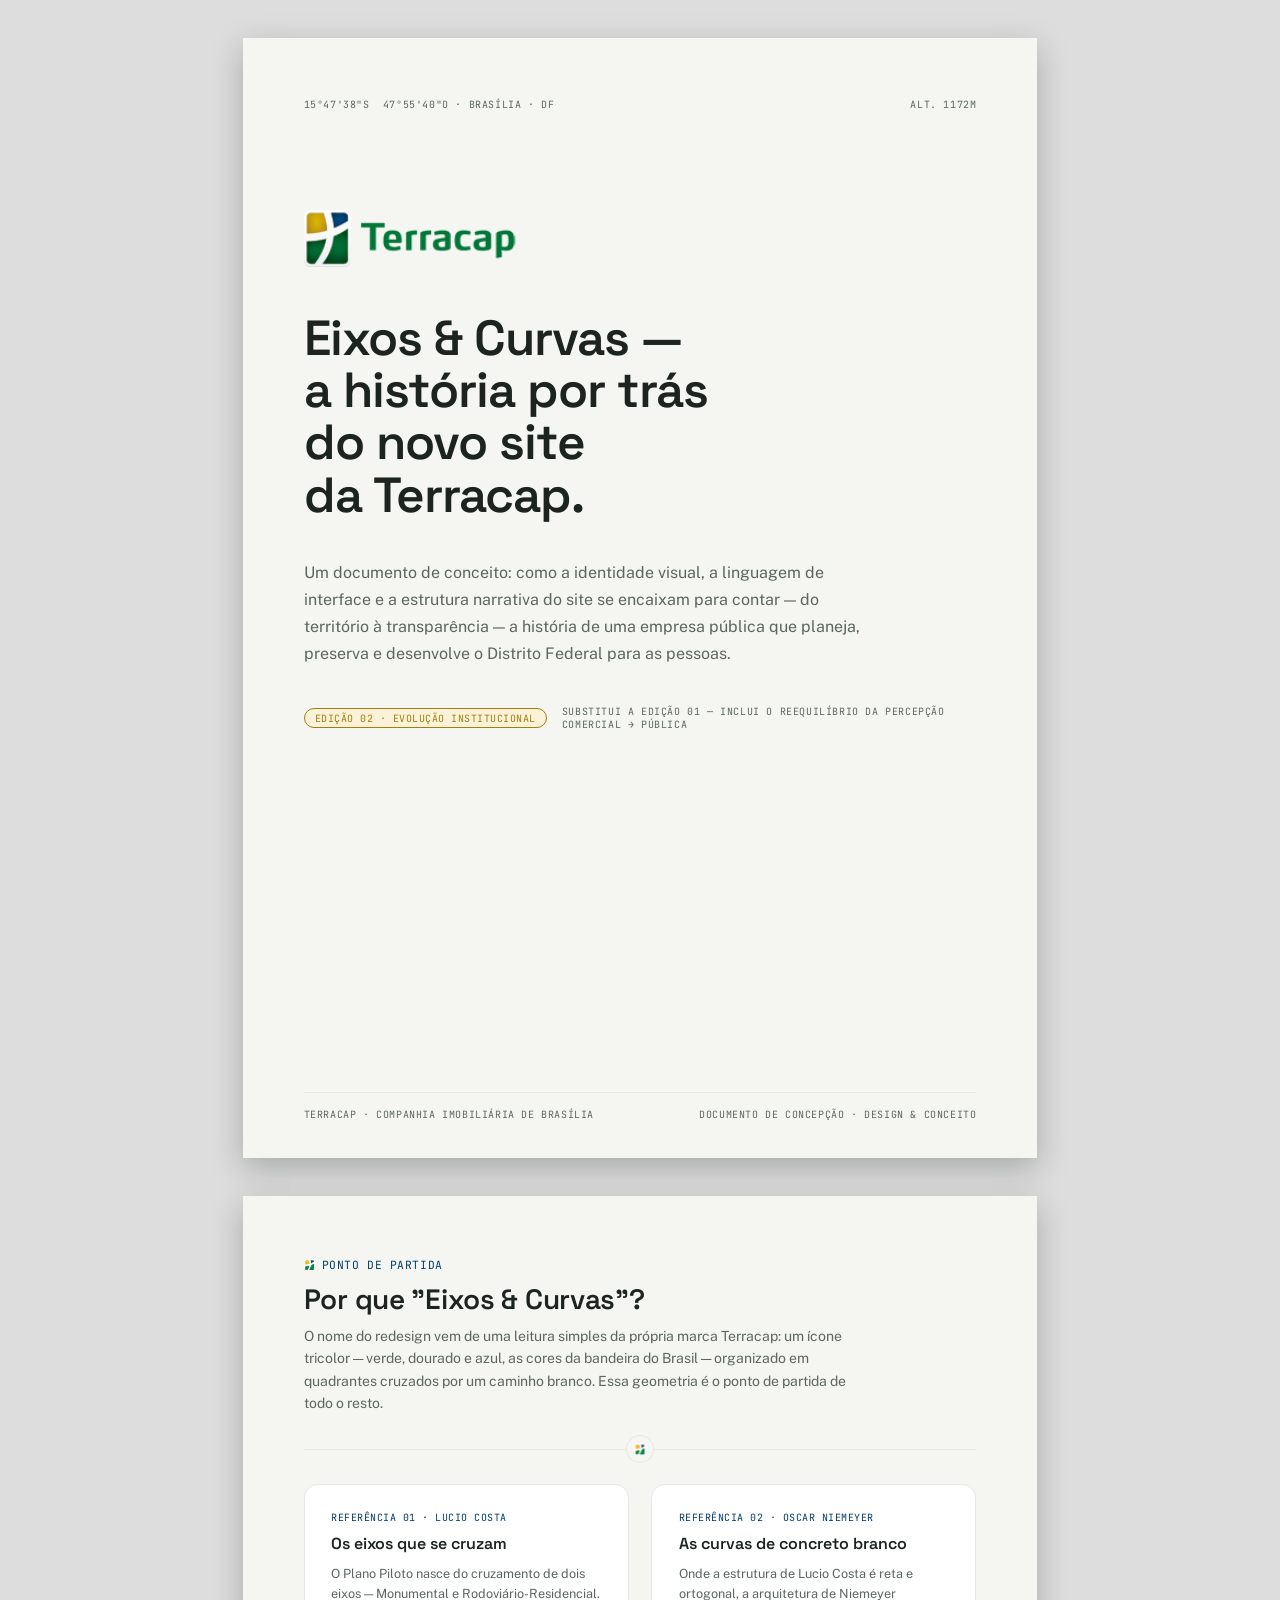
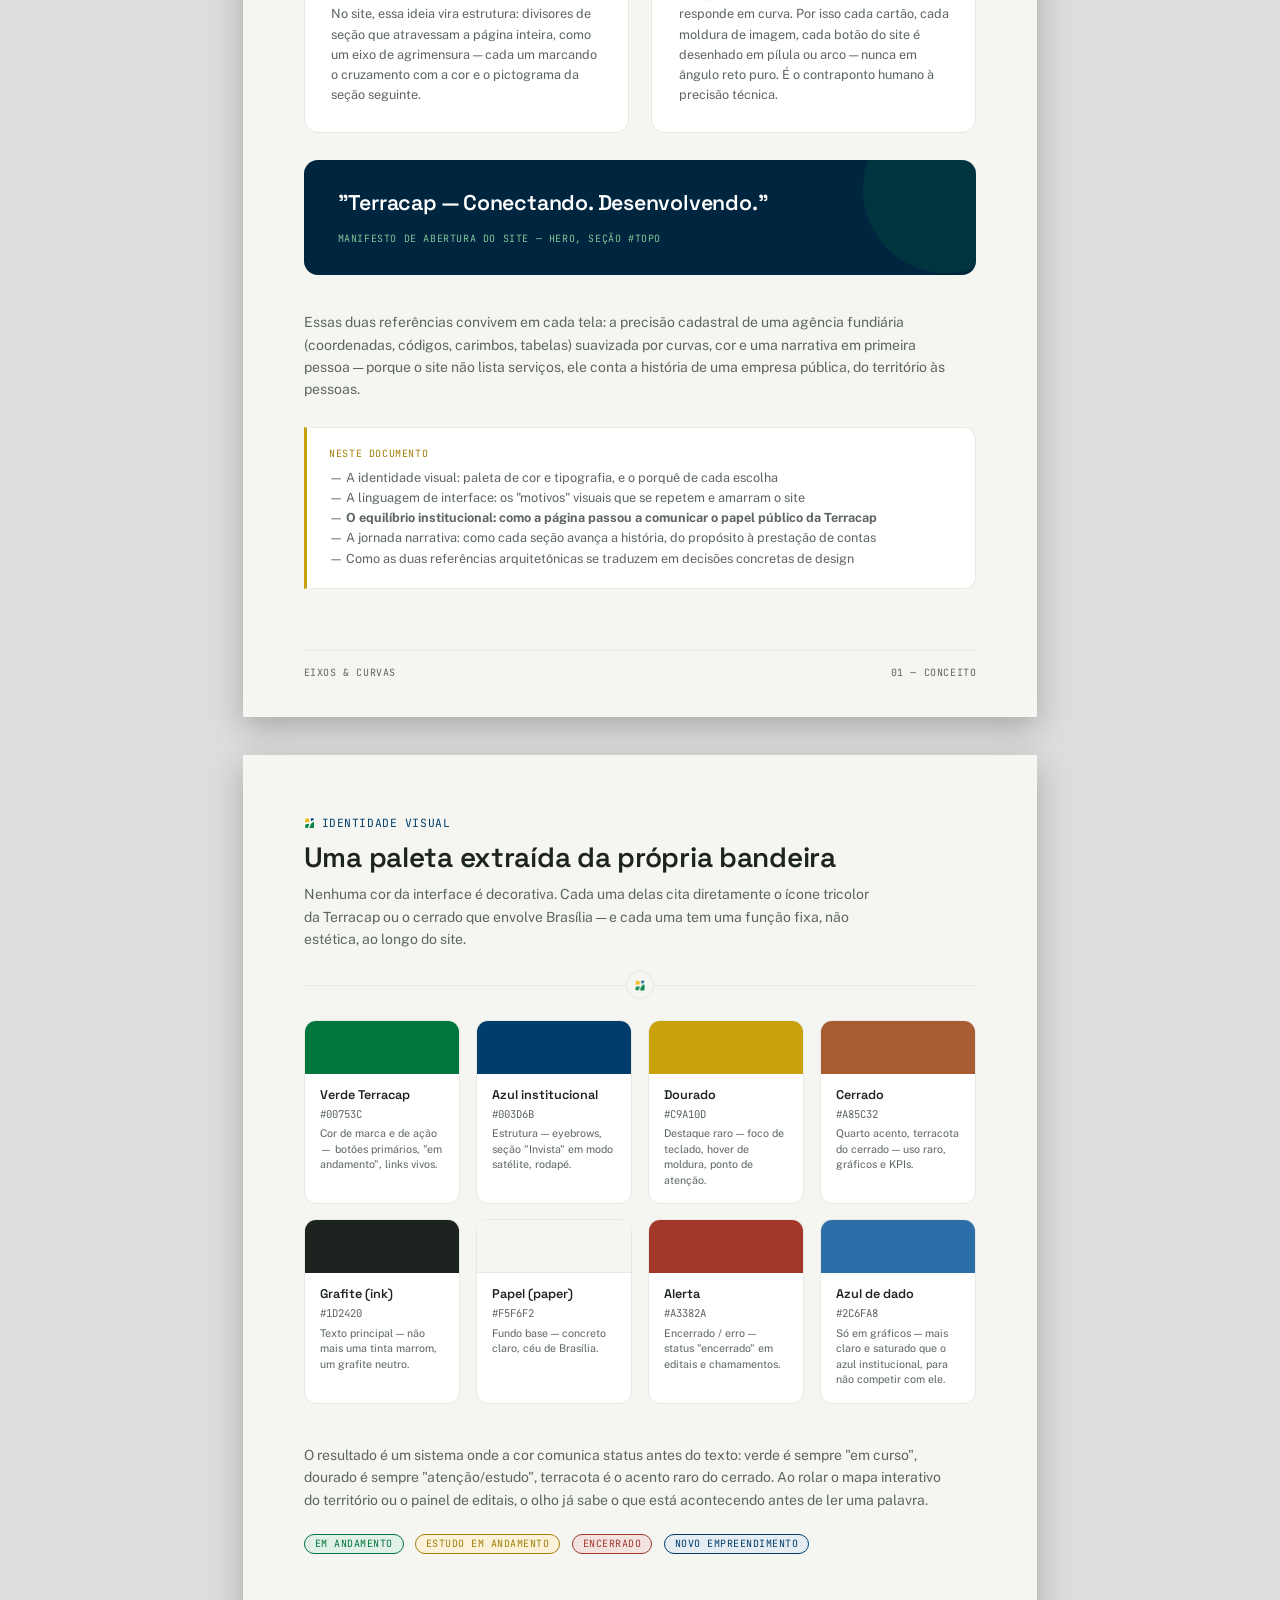
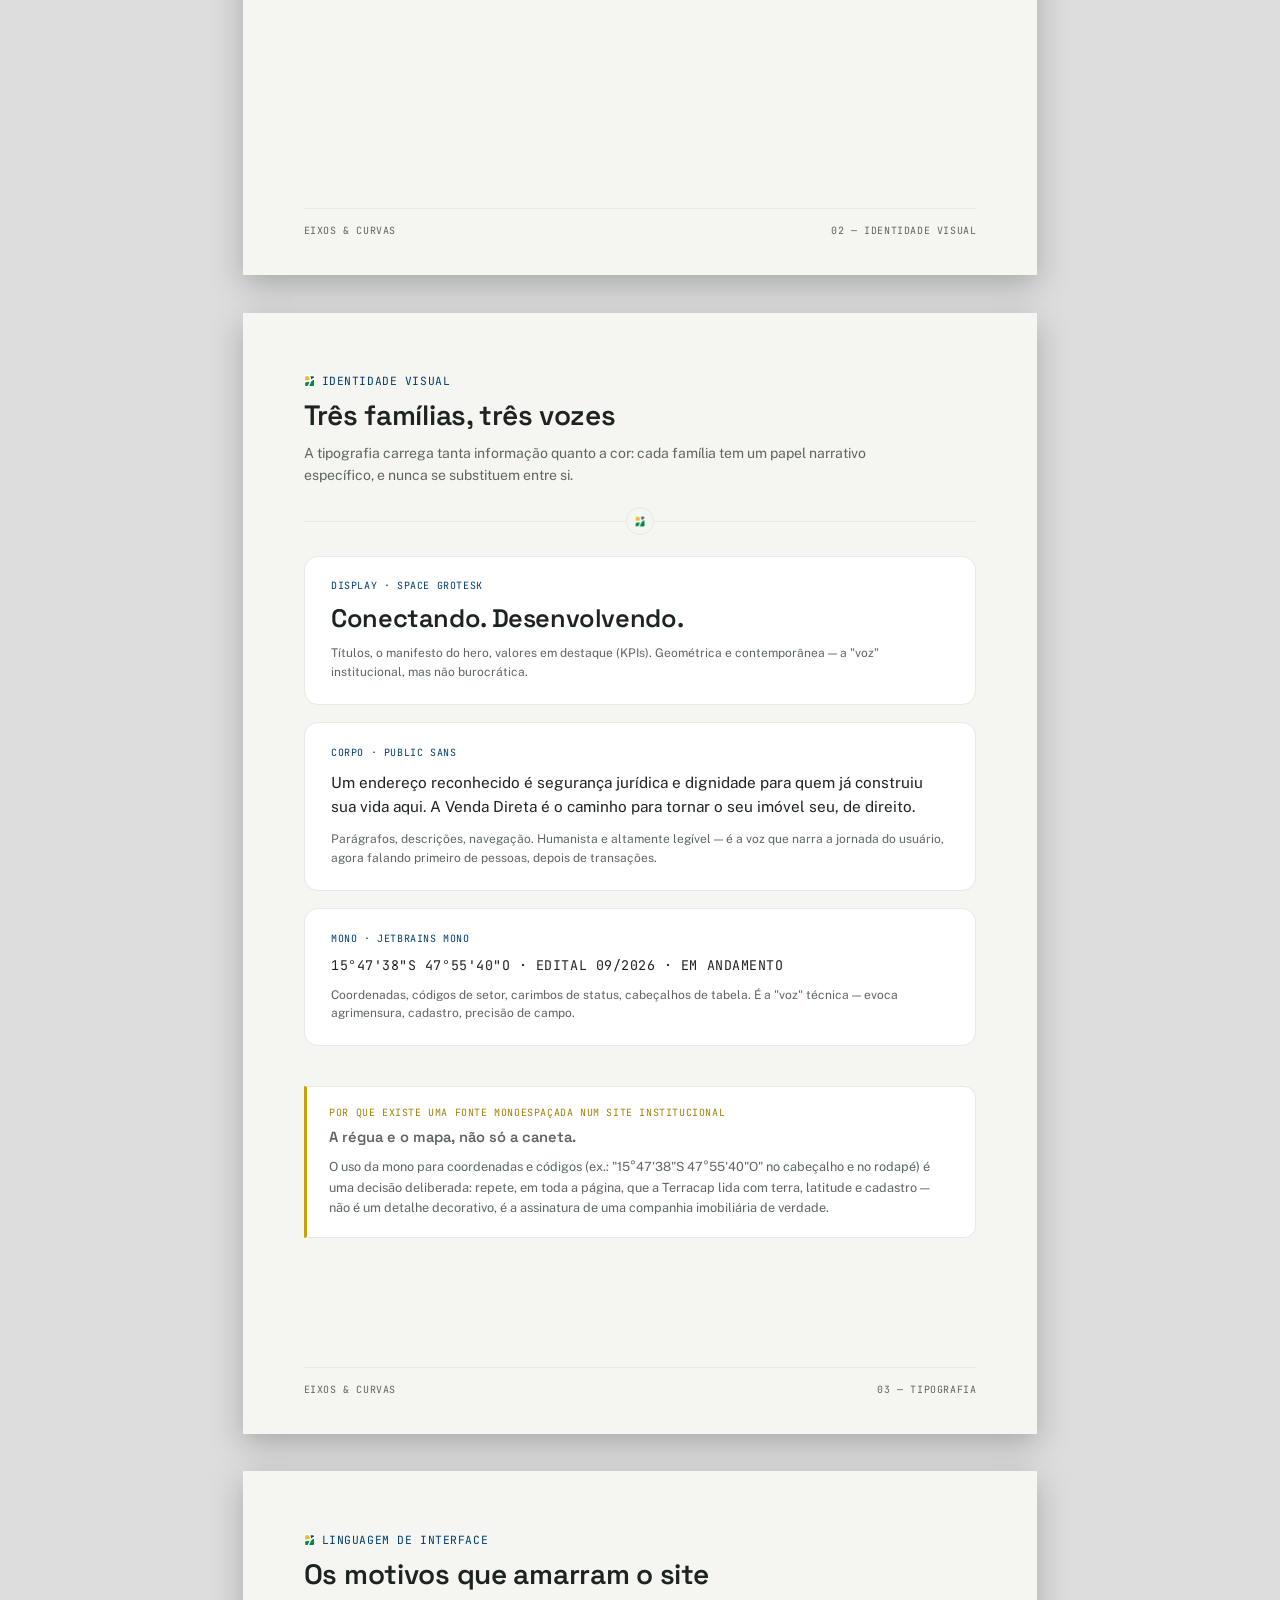
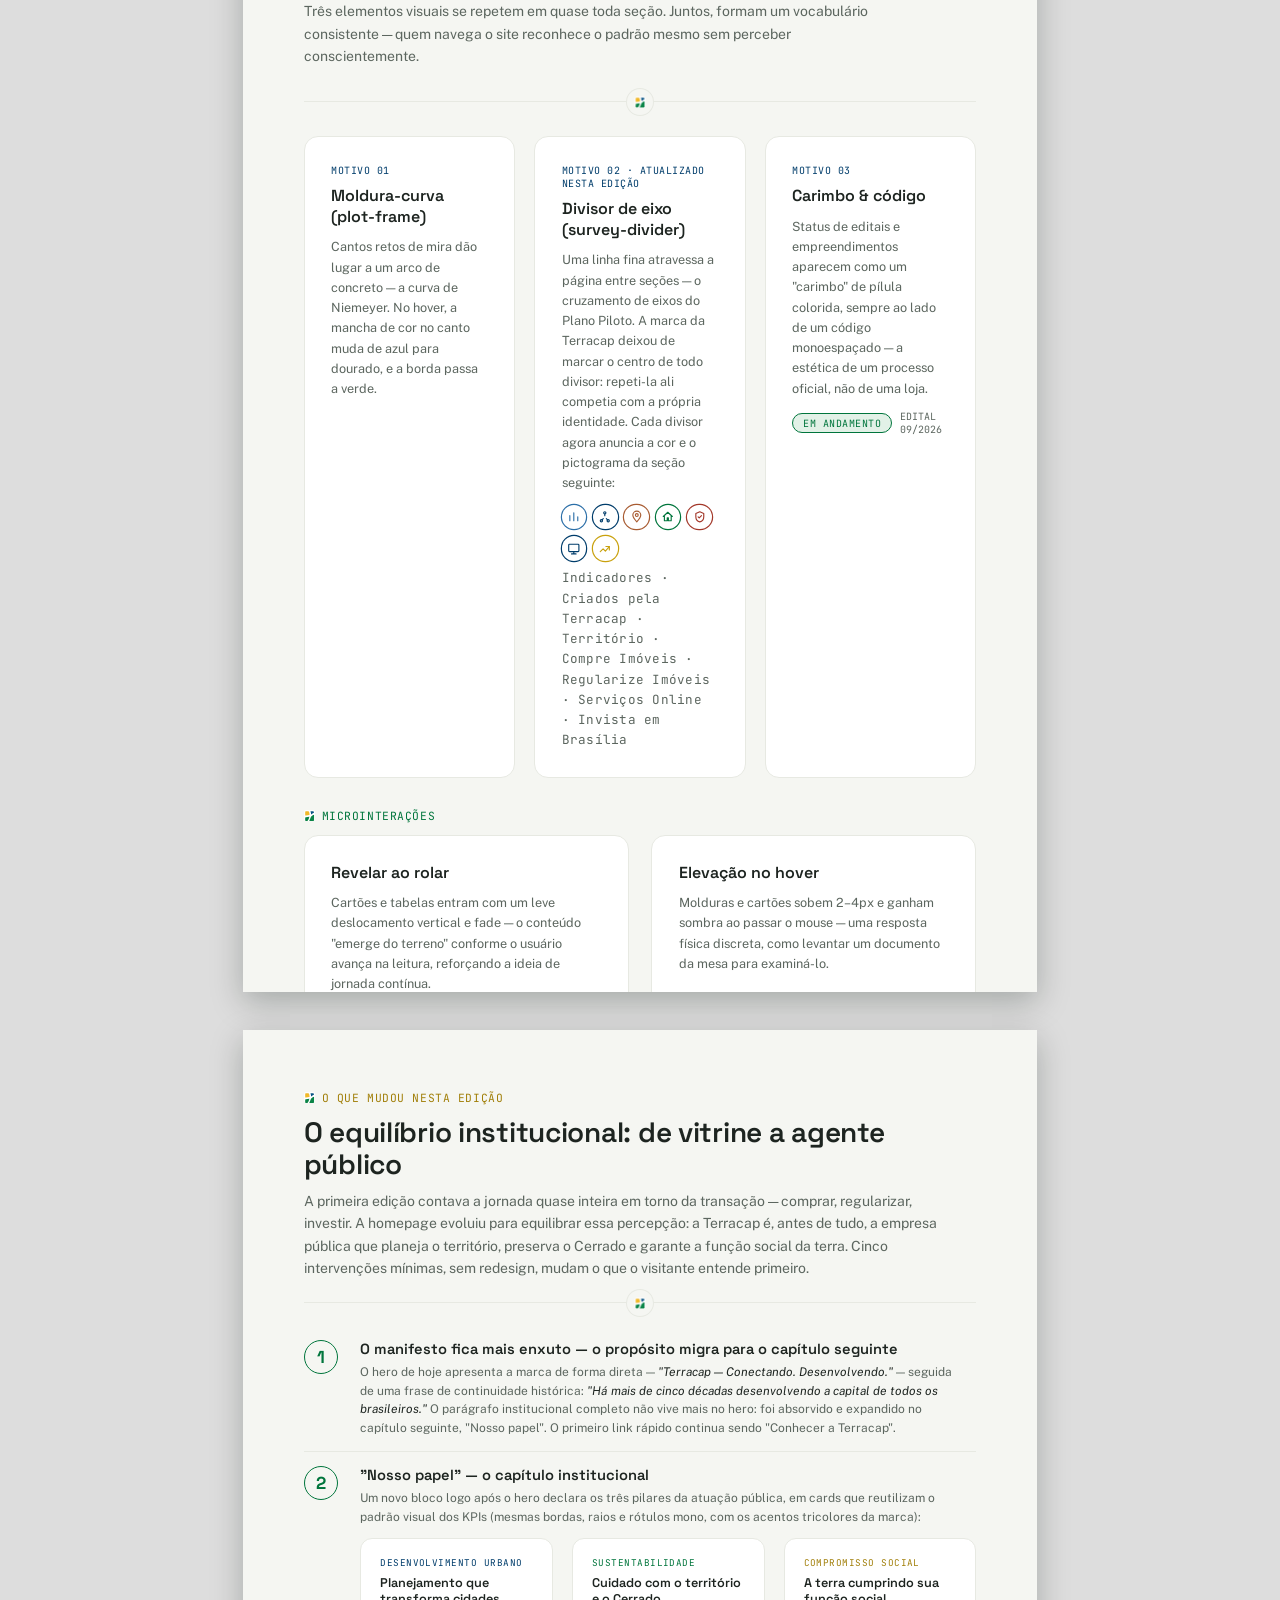
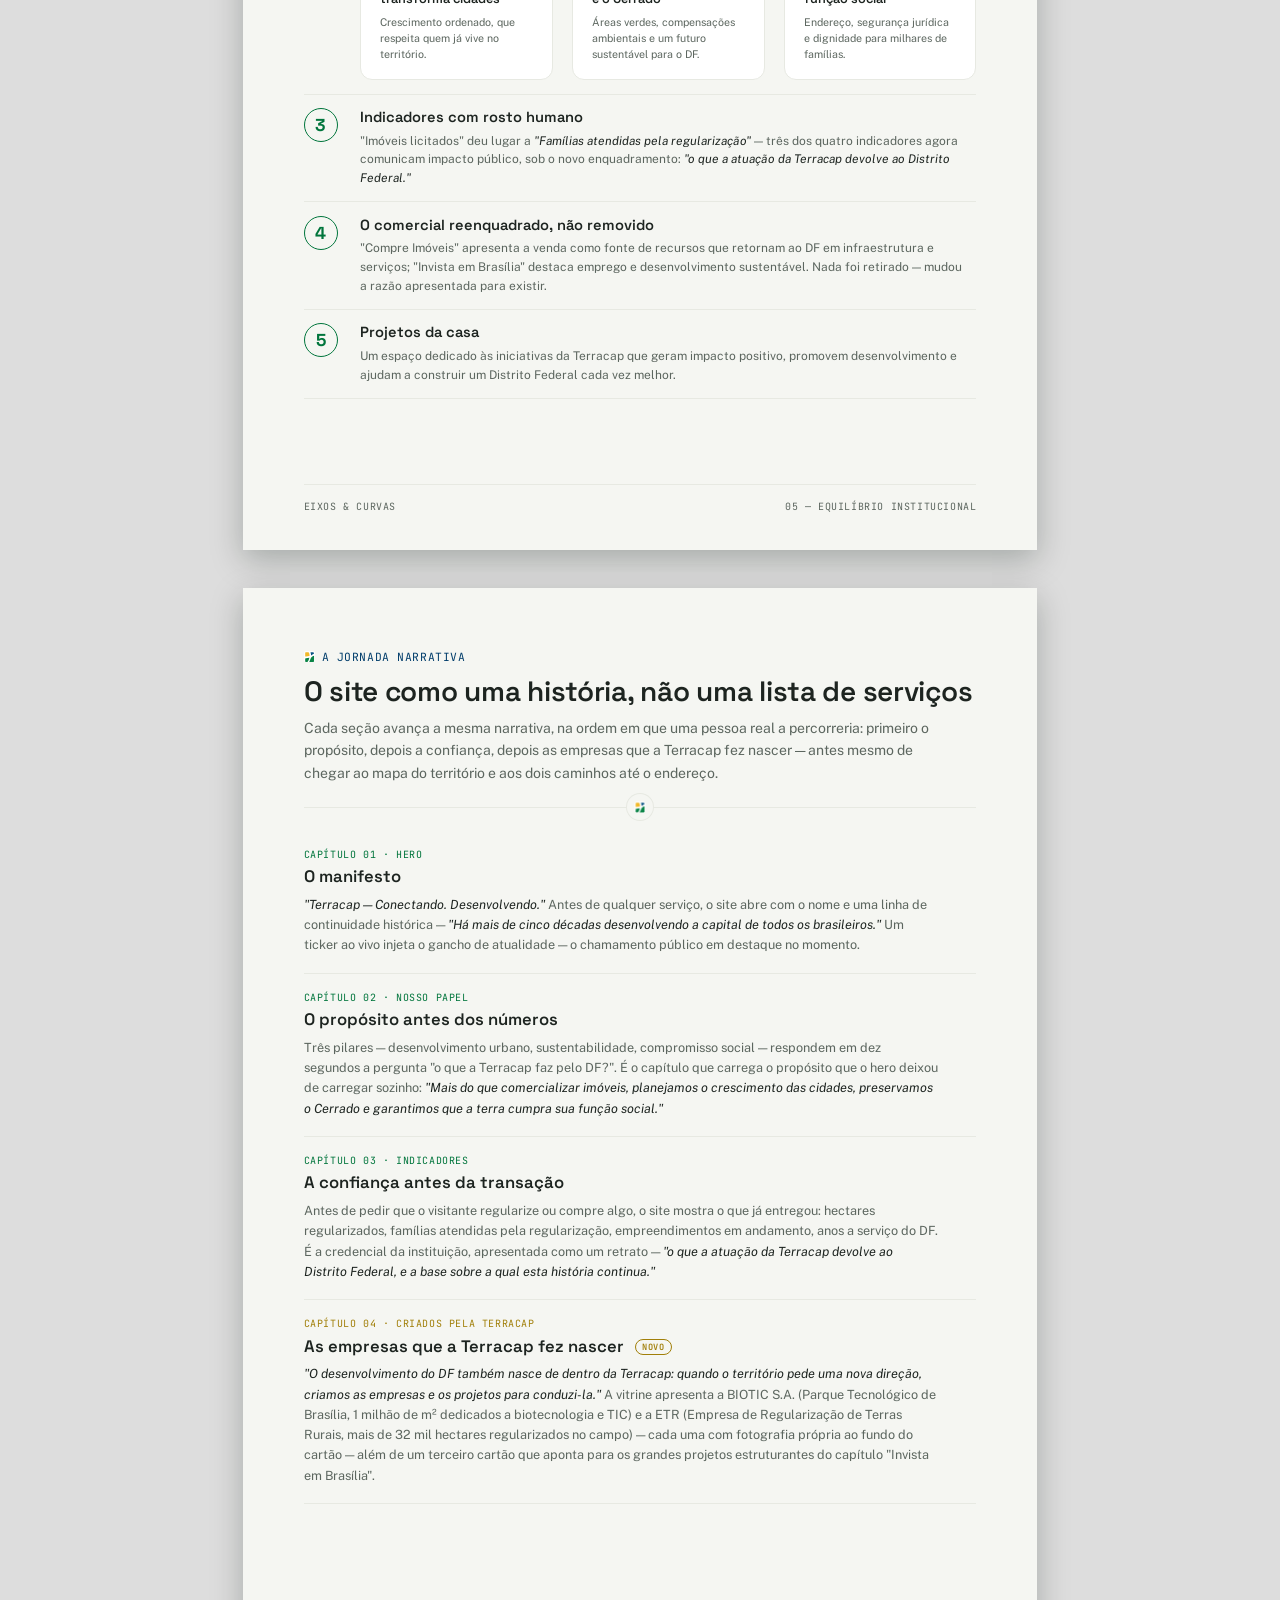
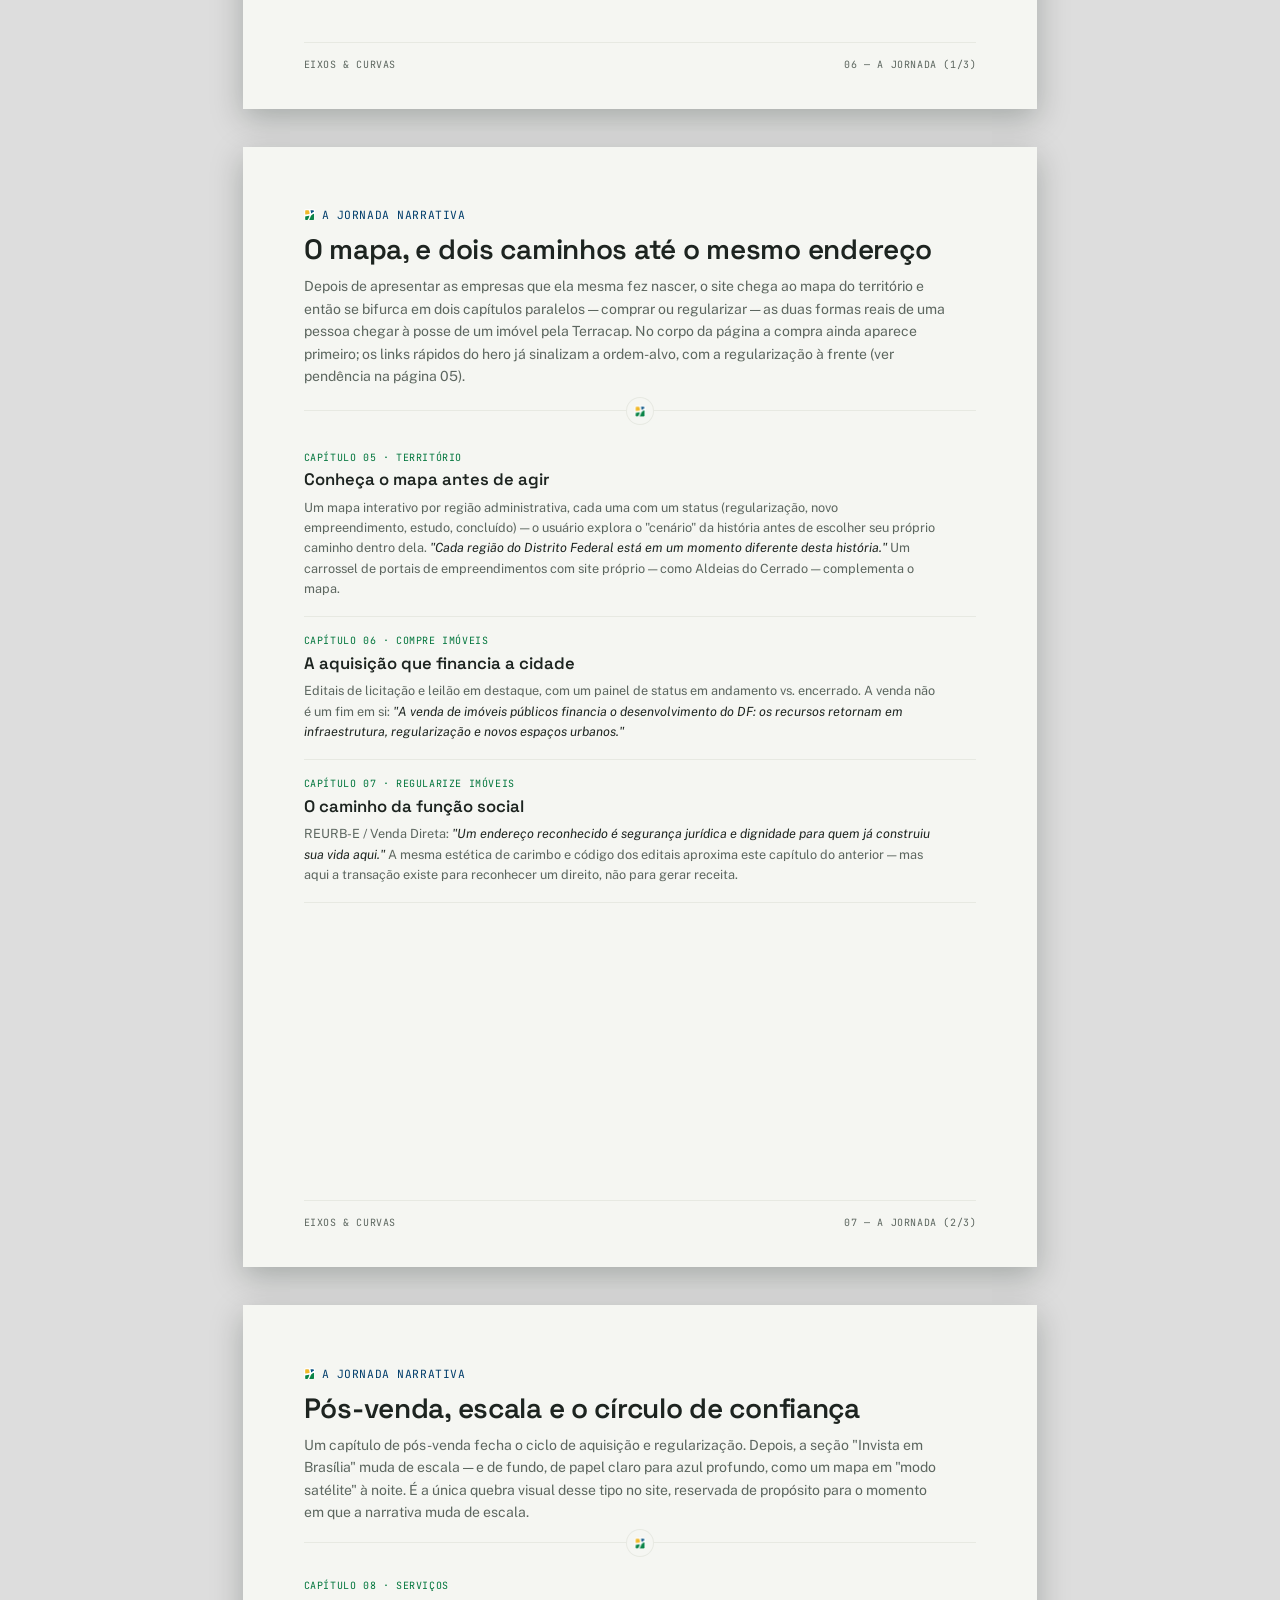
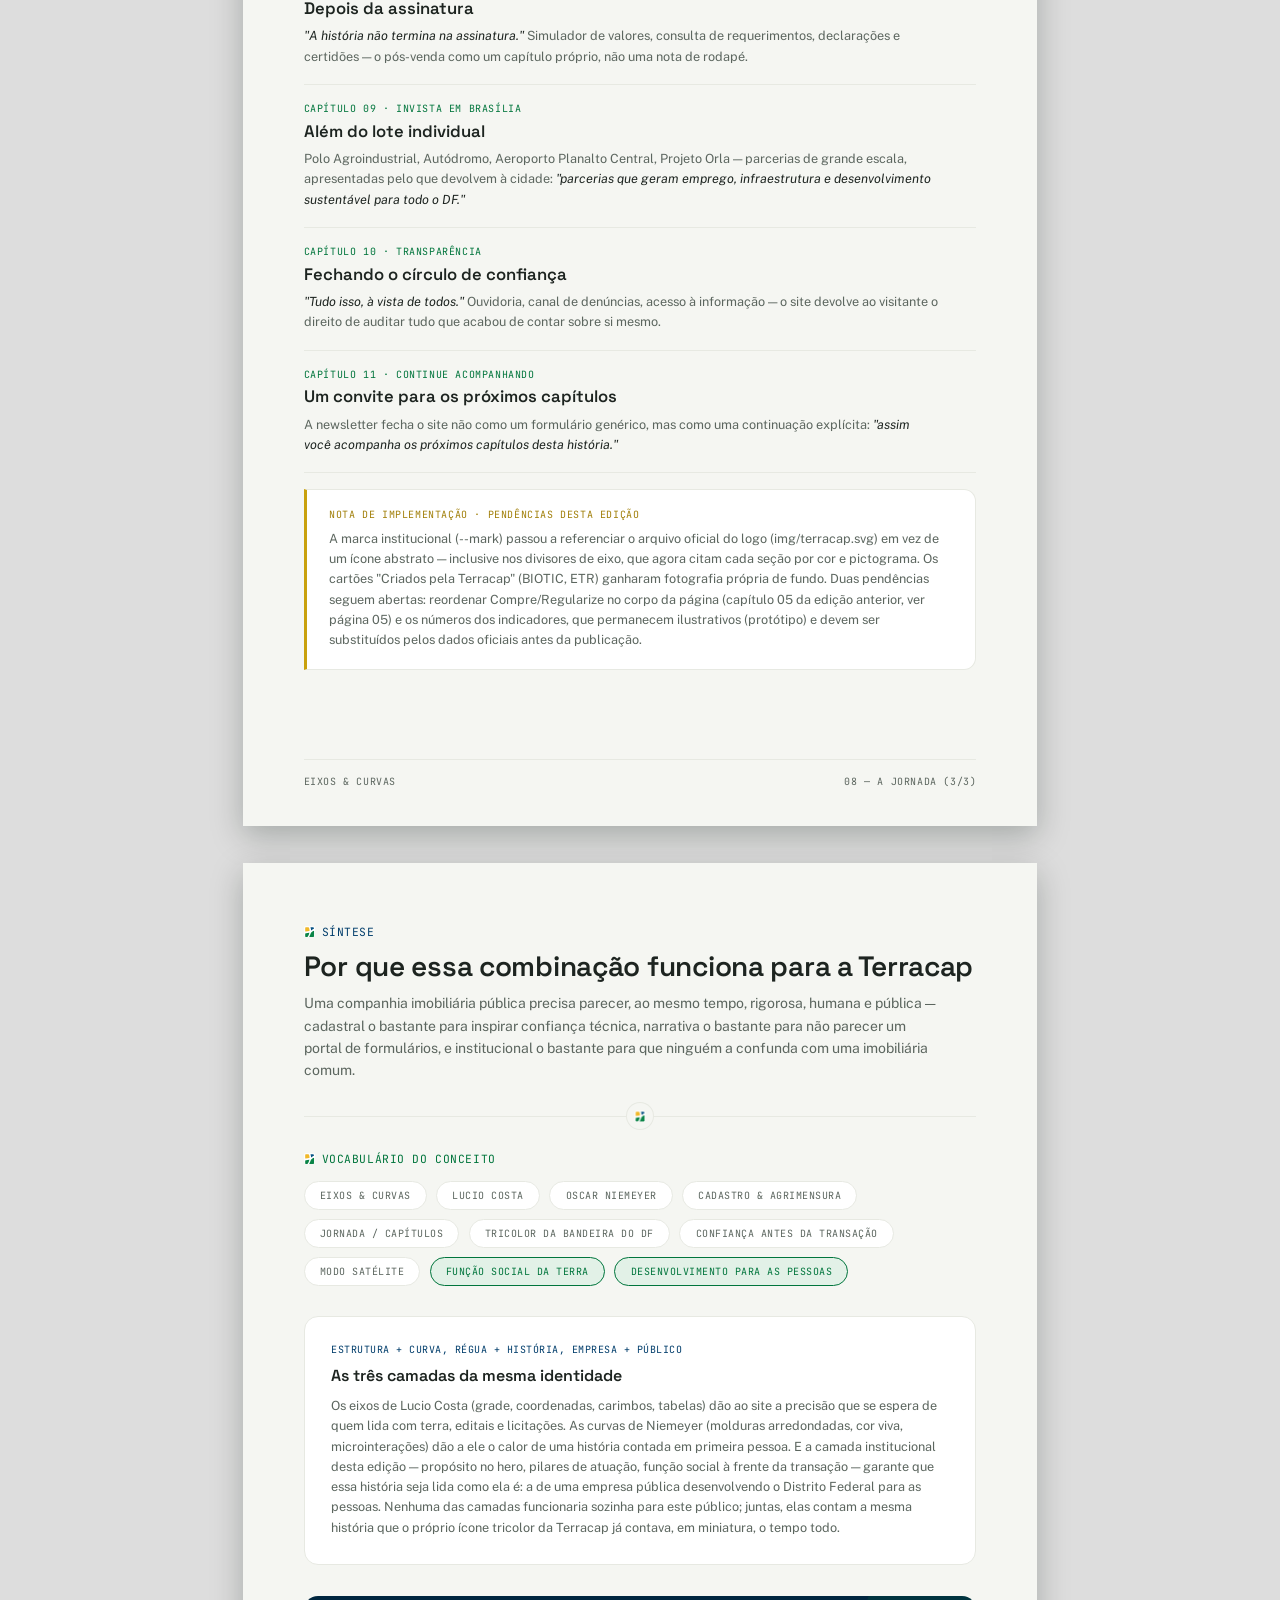
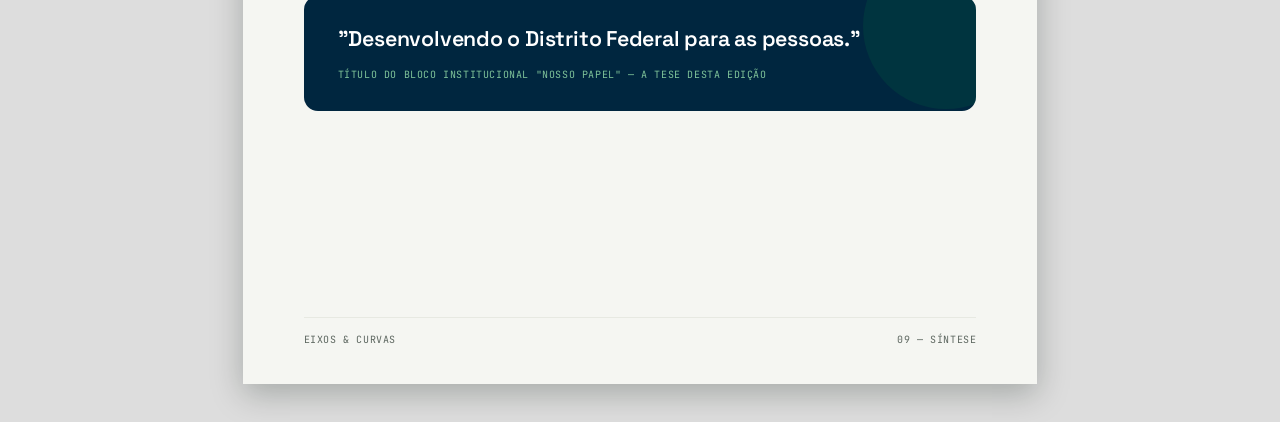
<file: doc/Terracap-Eixos-e-Curvas-Conceito-e-Design.html>
<!DOCTYPE html>
<html lang="pt-br">
<head>
<meta charset="utf-8">
<title>Terracap · Eixos &amp; Curvas — Conceito e Design</title>
<link rel="preconnect" href="https://fonts.googleapis.com">
<link rel="preconnect" href="https://fonts.gstatic.com" crossorigin>
<link href="https://fonts.googleapis.com/css2?family=Space+Grotesk:wght@500;600;700&family=Public+Sans:wght@400;500;600;700&family=JetBrains+Mono:wght@400;500;600&display=swap" rel="stylesheet">
<style>
/* ============================================================
   Documento de conceito — mesmos tokens do site (terracap.css)
   Impresso em A4 retrato via navegador (como a edição anterior).
   ============================================================ */
:root{
  --ink:#1D2420; --ink-60:#5C665F;
  --paper:#F5F6F2; --paper-deep:#E7E9E2; --white:#FFFFFF;
  --verde:#00753C; --verde-deep:#00532A; --verde-tint:#E2F1E7;
  --azul:#003D6B; --azul-deep:#00263F; --azul-tint:#E5EDF3;
  --dourado:#C9A10D; --dourado-deep:#A17F09; --dourado-tint:#FBF2D9;
  --alerta:#A3382A; --alerta-tint:#F3E3E0;
  --cerrado:#A85C32; --cerrado-deep:#7E4423; --cerrado-tint:#F3E7DE;
  --data-azul:#2C6FA8;
  --display:"Space Grotesk",sans-serif;
  --body:"Public Sans",sans-serif;
  --mono:"JetBrains Mono",monospace;
  --mark: url("data:image/svg+xml;utf8,<svg version='1.1' id='Layer_1' xmlns='http://www.w3.org/2000/svg' xmlns:xlink='http://www.w3.org/1999/xlink' x='0px' y='0px' width='100%' viewBox='0 0 55 66' enable-background='new 0 0 55 66' xml:space='preserve'> <path fill='%23FFFFFF' opacity='1.000000' stroke='none' d=' M56.000000,24.999926 C56.000000,39.304638 56.000000,53.109329 56.000000,66.957016 C37.733356,66.957016 19.466599,66.957016 1.099918,66.957016 C1.099918,45.112564 1.099918,23.224518 1.099918,1.168236 C19.332075,1.168236 37.665909,1.168236 56.000000,1.168236 C56.000000,8.865722 56.000000,16.682816 56.000000,24.999926 M50.298180,38.509247 C50.298180,34.056847 50.298180,29.604445 50.298180,24.461086 C45.915409,26.576279 42.034870,28.159773 38.487331,30.296213 C36.957432,31.217564 35.732574,33.126488 35.027485,34.855286 C31.472294,43.572159 28.134151,52.377556 24.774139,61.012360 C30.565414,61.012360 37.513908,60.906143 44.457153,61.051228 C48.791237,61.141788 50.398869,59.071972 50.320671,54.984299 C50.221996,49.826263 50.297756,44.664890 50.298180,38.509247 M6.017682,27.156469 C7.113980,27.770327 8.303058,29.032351 9.291239,28.890902 C14.922719,28.084799 20.529694,27.047918 26.079260,25.797672 C26.852440,25.623487 27.693552,23.859465 27.743671,22.795620 C27.825703,21.054424 27.284981,19.283667 27.005041,17.525681 C25.416006,7.546701 24.780653,7.000361 14.769487,7.000318 C13.113405,7.000310 11.451695,7.087359 9.802499,6.980784 C6.999375,6.799640 5.939596,8.119205 5.979397,10.818753 C6.055071,15.951471 5.999819,21.086121 6.017682,27.156469 M24.000578,44.393642 C24.914215,41.385605 25.827850,38.377571 26.813271,35.133198 C19.725887,36.239445 12.956430,37.296066 5.988966,38.383598 C5.988966,44.081009 5.810094,49.541210 6.081930,54.978878 C6.182766,56.995960 7.442470,60.688099 7.999759,60.655365 C10.698812,60.496826 14.303911,60.141773 15.801930,58.357178 C19.084133,54.447102 21.287626,49.631535 24.000578,44.393642 M35.035606,18.516964 C35.109184,19.631062 35.182758,20.745159 35.331600,22.998976 C40.354691,20.069721 44.962814,17.779634 49.025387,14.756438 C50.153961,13.916599 50.041008,10.844550 49.738300,8.915771 C49.612827,8.116280 47.517090,7.145550 46.277996,7.087074 C41.681709,6.870163 37.069035,7.000655 32.436703,7.000655 C33.349087,10.750620 34.189590,14.205162 35.035606,18.516964 z'/> <path fill='%230A8447' opacity='1.000000' stroke='none' d=' M50.298222,39.007103 C50.297756,44.664890 50.221996,49.826263 50.320671,54.984299 C50.398869,59.071972 48.791237,61.141788 44.457153,61.051228 C37.513908,60.906143 30.565414,61.012360 24.774139,61.012360 C28.134151,52.377556 31.472294,43.572159 35.027485,34.855286 C35.732574,33.126488 36.957432,31.217564 38.487331,30.296213 C42.034870,28.159773 45.915409,26.576279 50.298180,24.461086 C50.298180,29.604445 50.298180,34.056847 50.298222,39.007103 z'/> <path fill='%23F1B828' opacity='1.000000' stroke='none' d=' M6.008310,26.688219 C5.999819,21.086121 6.055071,15.951471 5.979397,10.818753 C5.939596,8.119205 6.999375,6.799640 9.802499,6.980784 C11.451695,7.087359 13.113405,7.000310 14.769487,7.000318 C24.780653,7.000361 25.416006,7.546701 27.005041,17.525681 C27.284981,19.283667 27.825703,21.054424 27.743671,22.795620 C27.693552,23.859465 26.852440,25.623487 26.079260,25.797672 C20.529694,27.047918 14.922719,28.084799 9.291239,28.890902 C8.303058,29.032351 7.113980,27.770327 6.008310,26.688219 z'/> <path fill='%230A8447' opacity='1.000000' stroke='none' d=' M23.966106,44.789696 C21.287626,49.631535 19.084133,54.447102 15.801930,58.357178 C14.303911,60.141773 10.698812,60.496826 7.999759,60.655365 C7.442470,60.688099 6.182766,56.995960 6.081930,54.978878 C5.810094,49.541210 5.988966,44.081009 5.988966,38.383598 C12.956430,37.296066 19.725887,36.239445 26.813271,35.133198 C25.827850,38.377571 24.914215,41.385605 23.966106,44.789696 z'/> <path fill='%23085384' opacity='1.000000' stroke='none' d=' M35.032852,18.088333 C34.189590,14.205162 33.349087,10.750620 32.436703,7.000655 C37.069035,7.000655 41.681709,6.870163 46.277996,7.087074 C47.517090,7.145550 49.612827,8.116280 49.738300,8.915771 C50.041008,10.844550 50.153961,13.916599 49.025387,14.756438 C44.962814,17.779634 40.354691,20.069721 35.331600,22.998976 C35.182758,20.745159 35.109184,19.631062 35.032852,18.088333 z'/> </svg>");
}
*{box-sizing:border-box;-webkit-print-color-adjust:exact;print-color-adjust:exact;}
html,body{margin:0;padding:0;}
body{font-family:var(--body);color:var(--ink);background:#DDD;}
@page{size:A4 portrait;margin:0;}

.page{
  width:210mm;height:296.5mm;position:relative;overflow:hidden;
  background:var(--paper);
  padding:16mm 16mm 24mm;
  page-break-after:always;break-after:page;
  margin:0 auto;
}
@media screen{ .page{margin:10mm auto;box-shadow:0 10px 30px rgba(0,20,10,.25);} }

/* ---------- vocabulário tipográfico ---------- */
.coord{font-family:var(--mono);font-size:7.5pt;letter-spacing:.06em;color:var(--ink-60);text-transform:uppercase;}
.eyebrow{
  font-family:var(--mono);font-size:8.5pt;letter-spacing:.05em;text-transform:uppercase;
  color:var(--azul);display:flex;align-items:center;gap:7px;margin:0 0 12px;
}
.eyebrow::before{content:"";display:inline-block;width:11px;height:11px;flex-shrink:0;background-image:var(--mark);background-size:cover;border-radius:2px;}
h1,h2,h3,h4{margin:0;font-family:var(--display);}
.section-title{font-size:21pt;font-weight:600;letter-spacing:-.01em;line-height:1.12;}
.section-sub{max-width:150mm;margin:10px 0 0;color:var(--ink-60);font-size:10.5pt;line-height:1.6;}
p{margin:0;}

/* ---------- divisor de eixo ---------- */
.survey-divider{position:relative;height:1px;background:var(--paper-deep);margin:9mm 0;}
.survey-divider::after{
  content:"";position:absolute;top:50%;left:50%;transform:translate(-50%,-50%);
  background:var(--paper);width:26px;height:26px;border-radius:50%;box-shadow:0 0 0 1px var(--paper-deep);
}
.survey-divider::before{
  content:"";position:absolute;top:50%;left:50%;transform:translate(-50%,-50%);
  width:11px;height:11px;z-index:1;background-image:var(--mark);background-size:cover;border-radius:2px;
}

/* ---------- amostra de divisores temáticos (motivo 02, edição 03) ---------- */
.motivo-dots{display:flex;flex-wrap:wrap;gap:1.8mm;margin:3mm 0 2mm;}
.motivo-dots .chip{
  width:6.5mm;height:6.5mm;flex-shrink:0;border-radius:50%;background:var(--white);
  display:flex;align-items:center;justify-content:center;
  box-shadow:0 0 0 1.2px var(--dot-cor);
}
.motivo-dots .chip svg{width:3.6mm;height:3.6mm;}
.motivo-legend{font-family:var(--mono);font-size:6.8pt;letter-spacing:.02em;color:var(--ink-60);line-height:1.5;margin:0;}

/* ---------- carimbos ---------- */
.stamp{
  display:inline-flex;align-items:center;height:20px;padding:0 10px;white-space:nowrap;
  font-family:var(--mono);font-size:7.5pt;letter-spacing:.05em;border-radius:999px;border:1px solid currentColor;
}
.stamp-verde{color:var(--verde);background:var(--verde-tint);}
.stamp-alerta{color:var(--alerta);background:var(--alerta-tint);}
.stamp-dourado{color:var(--dourado-deep);background:var(--dourado-tint);}
.stamp-azul{color:var(--azul);background:var(--azul-tint);}

/* ---------- rodapé de página ---------- */
.page-foot{
  position:absolute;left:16mm;right:16mm;bottom:10mm;
  display:flex;justify-content:space-between;align-items:center;
  border-top:1px solid var(--paper-deep);padding-top:4mm;
  font-family:var(--mono);font-size:7.5pt;letter-spacing:.06em;color:var(--ink-60);text-transform:uppercase;
}

/* ---------- cartões genéricos ---------- */
.card{
  background:var(--white);border:1px solid var(--paper-deep);border-radius:14px;
  padding:7mm;
}
.card .code{font-family:var(--mono);font-size:7.5pt;letter-spacing:.05em;text-transform:uppercase;color:var(--azul);display:block;margin-bottom:2.5mm;}
.card h3{font-size:12pt;font-weight:600;margin-bottom:2.5mm;line-height:1.3;}
.card p{font-size:9.5pt;color:var(--ink-60);line-height:1.6;}
.grid-2{display:grid;grid-template-columns:1fr 1fr;gap:6mm;}
.grid-3{display:grid;grid-template-columns:1fr 1fr 1fr;gap:5mm;}
.grid-4{display:grid;grid-template-columns:repeat(4,1fr);gap:4mm;}

/* ---------- capa ---------- */
.cover{display:flex;flex-direction:column;}
.cover .coord-top{display:flex;justify-content:space-between;margin-bottom:26mm;}
.cover-mark{width:58mm;aspect-ratio:200/52;background-image:url("logo.png");background-size:contain;background-repeat:no-repeat;background-position:left center;margin-bottom:12mm;}
.cover h1{font-size:37pt;font-weight:600;letter-spacing:-.02em;line-height:1.06;max-width:165mm;}
.cover .lede{max-width:150mm;margin-top:10mm;font-size:12pt;line-height:1.7;color:var(--ink-60);}
.cover .edition{margin-top:10mm;display:flex;gap:4mm;align-items:center;}
.cover-foot{
  position:absolute;left:16mm;right:16mm;bottom:10mm;
  display:flex;justify-content:space-between;align-items:flex-end;
  border-top:1px solid var(--paper-deep);padding-top:4mm;
}
.cover-foot .l{font-family:var(--mono);font-size:7.5pt;letter-spacing:.06em;color:var(--ink-60);text-transform:uppercase;}

/* ---------- citação / manifesto ---------- */
.quote-frame{
  background:var(--azul-deep);border-radius:14px;padding:8mm 9mm;color:var(--white);
  position:relative;overflow:hidden;
}
.quote-frame::before{content:"";position:absolute;top:-14mm;right:-14mm;width:44mm;height:44mm;border-radius:50%;background:var(--verde);opacity:.18;}
.quote-frame .q{font-family:var(--display);font-size:16pt;font-weight:600;letter-spacing:-.01em;line-height:1.25;position:relative;}
.quote-frame .src{font-family:var(--mono);font-size:7.5pt;letter-spacing:.06em;text-transform:uppercase;color:#7FC49A;margin-top:4mm;display:block;position:relative;}

/* ---------- paleta ---------- */
.swatch{background:var(--white);border:1px solid var(--paper-deep);border-radius:12px;overflow:hidden;}
.swatch .chip{height:14mm;}
.swatch .info{padding:3.5mm 4mm 4mm;}
.swatch .nm{font-family:var(--display);font-weight:600;font-size:9.5pt;margin-bottom:1mm;}
.swatch .hx{font-family:var(--mono);font-size:8pt;color:var(--ink-60);display:block;margin-bottom:1.5mm;}
.swatch .fn{font-size:8pt;color:var(--ink-60);line-height:1.45;}

/* ---------- tipografia (página 03) ---------- */
.type-card{background:var(--white);border:1px solid var(--paper-deep);border-radius:14px;padding:6mm 7mm;margin-bottom:4.5mm;}
.type-card .tag{font-family:var(--mono);font-size:7.5pt;letter-spacing:.06em;text-transform:uppercase;color:var(--azul);display:block;margin-bottom:3mm;}
.type-card .sample-display{font-family:var(--display);font-size:19pt;font-weight:600;letter-spacing:-.015em;line-height:1.15;}
.type-card .sample-body{font-family:var(--body);font-size:11.5pt;line-height:1.6;}
.type-card .sample-mono{font-family:var(--mono);font-size:10pt;letter-spacing:.04em;}
.type-card .why{font-size:9pt;color:var(--ink-60);line-height:1.55;margin-top:3mm;}

/* ---------- callout ---------- */
.callout{
  border:1px solid var(--paper-deep);border-left:3px solid var(--dourado);
  background:var(--white);border-radius:0 12px 12px 0;padding:5mm 6mm;
}
.callout .t{font-family:var(--display);font-weight:600;font-size:11pt;margin-bottom:2mm;}
.callout .k{font-family:var(--mono);font-size:7.5pt;letter-spacing:.06em;text-transform:uppercase;color:var(--dourado-deep);display:block;margin-bottom:2mm;}
.callout p{font-size:9.5pt;color:var(--ink-60);line-height:1.6;}

/* ---------- capítulos da jornada ---------- */
.chapter{border-bottom:1px solid var(--paper-deep);padding:4.5mm 0;}
.chapter:last-of-type{border-bottom:none;}
.chapter .ch-tag{font-family:var(--mono);font-size:7.5pt;letter-spacing:.06em;text-transform:uppercase;color:var(--verde);display:block;margin-bottom:1.5mm;}
.chapter h3{font-size:12.5pt;font-weight:600;margin-bottom:2mm;}
.chapter p{font-size:9.5pt;color:var(--ink-60);line-height:1.6;max-width:168mm;}
.chapter .q{color:var(--ink);font-style:italic;}
.ch-new .ch-tag{color:var(--dourado-deep);}
.ch-new h3::after{
  content:"NOVO";font-family:var(--mono);font-size:6.5pt;letter-spacing:.08em;color:var(--dourado-deep);
  border:1px solid var(--dourado-deep);border-radius:999px;padding:1px 6px;margin-left:3mm;vertical-align:2px;
}

/* ---------- equilíbrio institucional (página 05) ---------- */
.move{display:grid;grid-template-columns:11mm 1fr;gap:4mm;padding:3.6mm 0;border-bottom:1px solid var(--paper-deep);}
.move:last-of-type{border-bottom:none;}
.move .n{
  font-family:var(--display);font-weight:700;font-size:13pt;color:var(--verde);
  width:9mm;height:9mm;border:1.5px solid var(--verde);border-radius:50%;
  display:flex;align-items:center;justify-content:center;
}
.move h3{font-size:11pt;font-weight:600;margin-bottom:1.5mm;}
.move p{font-size:9pt;color:var(--ink-60);line-height:1.55;max-width:160mm;}
.move .q{color:var(--ink);font-style:italic;}

/* ---------- pilares (espelho do site) ---------- */
.pillar{background:var(--white);border:1px solid var(--paper-deep);border-radius:12px;padding:4.5mm 5mm;}
.pillar .code{font-family:var(--mono);font-size:7pt;letter-spacing:.05em;text-transform:uppercase;display:block;margin-bottom:1.6mm;}
.pillar:nth-child(1) .code{color:var(--azul);}
.pillar:nth-child(2) .code{color:var(--verde);}
.pillar:nth-child(3) .code{color:var(--dourado-deep);}
.pillar h4{font-size:9.5pt;font-weight:600;line-height:1.3;margin-bottom:1.6mm;}
.pillar p{font-size:8pt;color:var(--ink-60);line-height:1.5;}

/* ---------- vocabulário (síntese) ---------- */
.vocab{display:flex;flex-wrap:wrap;gap:2.5mm;margin-top:4mm;}
.vocab span{
  font-family:var(--mono);font-size:7.5pt;letter-spacing:.05em;text-transform:uppercase;
  border:1px solid var(--paper-deep);background:var(--white);border-radius:999px;padding:1.8mm 4mm;color:var(--ink-60);
}
.vocab span.hi{border-color:var(--verde);color:var(--verde);background:var(--verde-tint);}
</style>
</head>
<body>

<!-- ==================================================== PÁGINA 1 · CAPA -->
<div class="page cover">
  <div class="coord-top">
    <span class="coord">15°47'38"S&nbsp;&nbsp;47°55'40"O · BRASÍLIA · DF</span>
    <span class="coord">ALT. 1172M</span>
  </div>
  <div class="cover-mark"></div>
  <h1>Eixos &amp; Curvas —<br>a história por trás<br>do novo site<br>da Terracap.</h1>
  <p class="lede">Um documento de conceito: como a identidade visual, a linguagem de interface e a estrutura narrativa do site se encaixam para contar — do território à transparência — a história de uma empresa pública que planeja, preserva e desenvolve o Distrito Federal para as pessoas.</p>
  <div class="edition">
    <span class="stamp stamp-dourado">EDIÇÃO 02 · EVOLUÇÃO INSTITUCIONAL</span>
    <span class="coord">Substitui a edição 01 — inclui o reequilíbrio da percepção comercial → pública</span>
  </div>
  <div class="cover-foot">
    <span class="l">TERRACAP · COMPANHIA IMOBILIÁRIA DE BRASÍLIA</span>
    <span class="l">Documento de concepção · Design &amp; Conceito</span>
  </div>
</div>

<!-- ==================================================== PÁGINA 2 · 01 CONCEITO -->
<div class="page">
  <span class="eyebrow">Ponto de partida</span>
  <h2 class="section-title">Por que "Eixos &amp; Curvas"?</h2>
  <p class="section-sub">O nome do redesign vem de uma leitura simples da própria marca Terracap: um ícone tricolor — verde, dourado e azul, as cores da bandeira do Brasil — organizado em quadrantes cruzados por um caminho branco. Essa geometria é o ponto de partida de todo o resto.</p>

  <div class="survey-divider"></div>

  <div class="grid-2">
    <div class="card">
      <span class="code">Referência 01 · Lucio Costa</span>
      <h3>Os eixos que se cruzam</h3>
      <p>O Plano Piloto nasce do cruzamento de dois eixos — Monumental e Rodoviário-Residencial. No site, essa ideia vira estrutura: divisores de seção que atravessam a página inteira, como um eixo de agrimensura — cada um marcando o cruzamento com a cor e o pictograma da seção seguinte.</p>
    </div>
    <div class="card">
      <span class="code">Referência 02 · Oscar Niemeyer</span>
      <h3>As curvas de concreto branco</h3>
      <p>Onde a estrutura de Lucio Costa é reta e ortogonal, a arquitetura de Niemeyer responde em curva. Por isso cada cartão, cada moldura de imagem, cada botão do site é desenhado em pílula ou arco — nunca em ângulo reto puro. É o contraponto humano à precisão técnica.</p>
    </div>
  </div>

  <div style="height:7mm;"></div>

  <div class="quote-frame">
    <p class="q">"Terracap — Conectando. Desenvolvendo."</p>
    <span class="src">Manifesto de abertura do site — hero, seção #topo</span>
  </div>

  <div style="height:7mm;"></div>

  <p class="section-sub" style="max-width:170mm;">Essas duas referências convivem em cada tela: a precisão cadastral de uma agência fundiária (coordenadas, códigos, carimbos, tabelas) suavizada por curvas, cor e uma narrativa em primeira pessoa — porque o site não lista serviços, ele conta a história de uma empresa pública, do território às pessoas.</p>

  <div style="height:7mm;"></div>

  <div class="callout">
    <span class="k">Neste documento</span>
    <p>— A identidade visual: paleta de cor e tipografia, e o porquê de cada escolha<br>
    — A linguagem de interface: os "motivos" visuais que se repetem e amarram o site<br>
    — <strong>O equilíbrio institucional: como a página passou a comunicar o papel público da Terracap</strong><br>
    — A jornada narrativa: como cada seção avança a história, do propósito à prestação de contas<br>
    — Como as duas referências arquitetônicas se traduzem em decisões concretas de design</p>
  </div>

  <div class="page-foot"><span>EIXOS &amp; CURVAS</span><span>01 — CONCEITO</span></div>
</div>

<!-- ==================================================== PÁGINA 3 · 02 IDENTIDADE VISUAL -->
<div class="page">
  <span class="eyebrow">Identidade visual</span>
  <h2 class="section-title">Uma paleta extraída da própria bandeira</h2>
  <p class="section-sub">Nenhuma cor da interface é decorativa. Cada uma delas cita diretamente o ícone tricolor da Terracap ou o cerrado que envolve Brasília — e cada uma tem uma função fixa, não estética, ao longo do site.</p>

  <div class="survey-divider"></div>

  <div class="grid-4">
    <div class="swatch">
      <div class="chip" style="background:#00753C;"></div>
      <div class="info"><div class="nm">Verde Terracap</div><span class="hx">#00753C</span><p class="fn">Cor de marca e de ação — botões primários, "em andamento", links vivos.</p></div>
    </div>
    <div class="swatch">
      <div class="chip" style="background:#003D6B;"></div>
      <div class="info"><div class="nm">Azul institucional</div><span class="hx">#003D6B</span><p class="fn">Estrutura — eyebrows, seção "Invista" em modo satélite, rodapé.</p></div>
    </div>
    <div class="swatch">
      <div class="chip" style="background:#C9A10D;"></div>
      <div class="info"><div class="nm">Dourado</div><span class="hx">#C9A10D</span><p class="fn">Destaque raro — foco de teclado, hover de moldura, ponto de atenção.</p></div>
    </div>
    <div class="swatch">
      <div class="chip" style="background:#A85C32;"></div>
      <div class="info"><div class="nm">Cerrado</div><span class="hx">#A85C32</span><p class="fn">Quarto acento, terracota do cerrado — uso raro, gráficos e KPIs.</p></div>
    </div>
    <div class="swatch">
      <div class="chip" style="background:#1D2420;"></div>
      <div class="info"><div class="nm">Grafite (ink)</div><span class="hx">#1D2420</span><p class="fn">Texto principal — não mais uma tinta marrom, um grafite neutro.</p></div>
    </div>
    <div class="swatch">
      <div class="chip" style="background:#F5F6F2;border-bottom:1px solid #E7E9E2;"></div>
      <div class="info"><div class="nm">Papel (paper)</div><span class="hx">#F5F6F2</span><p class="fn">Fundo base — concreto claro, céu de Brasília.</p></div>
    </div>
    <div class="swatch">
      <div class="chip" style="background:#A3382A;"></div>
      <div class="info"><div class="nm">Alerta</div><span class="hx">#A3382A</span><p class="fn">Encerrado / erro — status "encerrado" em editais e chamamentos.</p></div>
    </div>
    <div class="swatch">
      <div class="chip" style="background:#2C6FA8;"></div>
      <div class="info"><div class="nm">Azul de dado</div><span class="hx">#2C6FA8</span><p class="fn">Só em gráficos — mais claro e saturado que o azul institucional, para não competir com ele.</p></div>
    </div>
  </div>

  <div style="height:8mm;"></div>

  <p class="section-sub" style="max-width:170mm;">O resultado é um sistema onde a cor comunica status antes do texto: verde é sempre "em curso", dourado é sempre "atenção/estudo", terracota é o acento raro do cerrado. Ao rolar o mapa interativo do território ou o painel de editais, o olho já sabe o que está acontecendo antes de ler uma palavra.</p>

  <div style="height:6mm;"></div>
  <div style="display:flex;gap:3mm;">
    <span class="stamp stamp-verde">EM ANDAMENTO</span>
    <span class="stamp stamp-dourado">ESTUDO EM ANDAMENTO</span>
    <span class="stamp stamp-alerta">ENCERRADO</span>
    <span class="stamp stamp-azul">NOVO EMPREENDIMENTO</span>
  </div>

  <div class="page-foot"><span>EIXOS &amp; CURVAS</span><span>02 — IDENTIDADE VISUAL</span></div>
</div>

<!-- ==================================================== PÁGINA 4 · 03 TIPOGRAFIA -->
<div class="page">
  <span class="eyebrow">Identidade visual</span>
  <h2 class="section-title">Três famílias, três vozes</h2>
  <p class="section-sub">A tipografia carrega tanta informação quanto a cor: cada família tem um papel narrativo específico, e nunca se substituem entre si.</p>

  <div class="survey-divider"></div>

  <div class="type-card">
    <span class="tag">Display · Space Grotesk</span>
    <p class="sample-display">Conectando. Desenvolvendo.</p>
    <p class="why">Títulos, o manifesto do hero, valores em destaque (KPIs). Geométrica e contemporânea — a "voz" institucional, mas não burocrática.</p>
  </div>

  <div class="type-card">
    <span class="tag">Corpo · Public Sans</span>
    <p class="sample-body">Um endereço reconhecido é segurança jurídica e dignidade para quem já construiu sua vida aqui. A Venda Direta é o caminho para tornar o seu imóvel seu, de direito.</p>
    <p class="why">Parágrafos, descrições, navegação. Humanista e altamente legível — é a voz que narra a jornada do usuário, agora falando primeiro de pessoas, depois de transações.</p>
  </div>

  <div class="type-card">
    <span class="tag">Mono · JetBrains Mono</span>
    <p class="sample-mono">15°47'38"S 47°55'40"O · EDITAL 09/2026 · EM ANDAMENTO</p>
    <p class="why">Coordenadas, códigos de setor, carimbos de status, cabeçalhos de tabela. É a "voz" técnica — evoca agrimensura, cadastro, precisão de campo.</p>
  </div>

  <div style="height:6mm;"></div>

  <div class="callout">
    <span class="k">Por que existe uma fonte monoespaçada num site institucional</span>
    <p class="t">A régua e o mapa, não só a caneta.</p>
    <p>O uso da mono para coordenadas e códigos (ex.: "15°47'38"S 47°55'40"O" no cabeçalho e no rodapé) é uma decisão deliberada: repete, em toda a página, que a Terracap lida com terra, latitude e cadastro — não é um detalhe decorativo, é a assinatura de uma companhia imobiliária de verdade.</p>
  </div>

  <div class="page-foot"><span>EIXOS &amp; CURVAS</span><span>03 — TIPOGRAFIA</span></div>
</div>

<!-- ==================================================== PÁGINA 5 · 04 LINGUAGEM DE INTERFACE -->
<div class="page">
  <span class="eyebrow">Linguagem de interface</span>
  <h2 class="section-title">Os motivos que amarram o site</h2>
  <p class="section-sub">Três elementos visuais se repetem em quase toda seção. Juntos, formam um vocabulário consistente — quem navega o site reconhece o padrão mesmo sem perceber conscientemente.</p>

  <div class="survey-divider"></div>

  <div class="grid-3">
    <div class="card">
      <span class="code">Motivo 01</span>
      <h3>Moldura-curva (plot-frame)</h3>
      <p>Cantos retos de mira dão lugar a um arco de concreto — a curva de Niemeyer. No hover, a mancha de cor no canto muda de azul para dourado, e a borda passa a verde.</p>
    </div>
    <div class="card">
      <span class="code">Motivo 02 · atualizado nesta edição</span>
      <h3>Divisor de eixo (survey-divider)</h3>
      <p>Uma linha fina atravessa a página entre seções — o cruzamento de eixos do Plano Piloto. A marca da Terracap deixou de marcar o centro de todo divisor: repeti-la ali competia com a própria identidade. Cada divisor agora anuncia a cor e o pictograma da seção seguinte:</p>
      <div class="motivo-dots">
        <div class="chip" style="--dot-cor:#2C6FA8;"><svg viewBox="0 0 24 24" fill="none" stroke="#2C6FA8" stroke-width="2" stroke-linecap="round" stroke-linejoin="round"><path d="M5 19V10M12 19V5M19 19v-7"/></svg></div>
        <div class="chip" style="--dot-cor:#003D6B;"><svg viewBox="0 0 24 24" fill="none" stroke="#003D6B" stroke-width="2" stroke-linecap="round" stroke-linejoin="round"><circle cx="12" cy="5" r="2"/><circle cx="6" cy="19" r="2"/><circle cx="18" cy="19" r="2"/><path d="M12 7v3M9.3 15.3L7 17.5M14.7 15.3L17 17.5"/></svg></div>
        <div class="chip" style="--dot-cor:#A85C32;"><svg viewBox="0 0 24 24" fill="none" stroke="#A85C32" stroke-width="2" stroke-linecap="round" stroke-linejoin="round"><path d="M12 21s7-7.58 7-12a7 7 0 10-14 0c0 4.42 7 12 7 12z"/><circle cx="12" cy="9" r="2.5"/></svg></div>
        <div class="chip" style="--dot-cor:#00753C;"><svg viewBox="0 0 24 24" fill="none" stroke="#00753C" stroke-width="2" stroke-linecap="round" stroke-linejoin="round"><path d="M4 11.5L12 4l8 7.5M6 10v9h5v-5h2v5h5v-9"/></svg></div>
        <div class="chip" style="--dot-cor:#A3382A;"><svg viewBox="0 0 24 24" fill="none" stroke="#A3382A" stroke-width="2" stroke-linecap="round" stroke-linejoin="round"><path d="M12 3l7 3v6c0 4.5-3 8-7 9-4-1-7-4.5-7-9V6l7-3z"/><path d="M9 12l2 2 4-4"/></svg></div>
        <div class="chip" style="--dot-cor:#003D6B;"><svg viewBox="0 0 24 24" fill="none" stroke="#003D6B" stroke-width="2" stroke-linecap="round" stroke-linejoin="round"><rect x="3" y="4" width="18" height="13" rx="1.5"/><path d="M8 21h8M12 17v4"/></svg></div>
        <div class="chip" style="--dot-cor:#C9A10D;"><svg viewBox="0 0 24 24" fill="none" stroke="#C9A10D" stroke-width="2" stroke-linecap="round" stroke-linejoin="round"><path d="M4 17l5-5 4 4 7-8"/><path d="M14 8h6v6"/></svg></div>
      </div>
      <p class="motivo-legend">Indicadores · Criados pela Terracap · Território · Compre Imóveis · Regularize Imóveis · Serviços Online · Invista em Brasília</p>
    </div>
    <div class="card">
      <span class="code">Motivo 03</span>
      <h3>Carimbo &amp; código</h3>
      <p>Status de editais e empreendimentos aparecem como um "carimbo" de pílula colorida, sempre ao lado de um código monoespaçado — a estética de um processo oficial, não de uma loja.</p>
      <div style="margin-top:3mm;display:flex;gap:2mm;align-items:center;">
        <span class="stamp stamp-verde">EM ANDAMENTO</span>
        <span style="font-family:var(--mono);font-size:7.5pt;color:var(--ink-60);">EDITAL 09/2026</span>
      </div>
    </div>
  </div>

  <div style="height:8mm;"></div>

  <span class="eyebrow" style="color:var(--verde);">Microinterações</span>
  <div class="grid-2">
    <div class="card">
      <h3>Revelar ao rolar</h3>
      <p>Cartões e tabelas entram com um leve deslocamento vertical e fade — o conteúdo "emerge do terreno" conforme o usuário avança na leitura, reforçando a ideia de jornada contínua.</p>
    </div>
    <div class="card">
      <h3>Elevação no hover</h3>
      <p>Molduras e cartões sobem 2–4px e ganham sombra ao passar o mouse — uma resposta física discreta, como levantar um documento da mesa para examiná-lo.</p>
    </div>
  </div>

  
</div>

<!-- ==================================================== PÁGINA 6 · 05 EQUILÍBRIO INSTITUCIONAL -->
<div class="page">
  <span class="eyebrow" style="color:var(--dourado-deep);">O que mudou nesta edição</span>
  <h2 class="section-title">O equilíbrio institucional: de vitrine a agente público</h2>
  <p class="section-sub" style="max-width:170mm;">A primeira edição contava a jornada quase inteira em torno da transação — comprar, regularizar, investir. A homepage evoluiu para equilibrar essa percepção: a Terracap é, antes de tudo, a empresa pública que planeja o território, preserva o Cerrado e garante a função social da terra. Cinco intervenções mínimas, sem redesign, mudam o que o visitante entende primeiro.</p>

  <div class="survey-divider" style="margin:6mm 0;"></div>

  <div class="move">
    <div class="n">1</div>
    <div>
      <h3>O manifesto fica mais enxuto — o propósito migra para o capítulo seguinte</h3>
      <p>O hero de hoje apresenta a marca de forma direta — <span class="q">"Terracap — Conectando. Desenvolvendo."</span> — seguida de uma frase de continuidade histórica: <span class="q">"Há mais de cinco décadas desenvolvendo a capital de todos os brasileiros."</span> O parágrafo institucional completo não vive mais no hero: foi absorvido e expandido no capítulo seguinte, "Nosso papel". O primeiro link rápido continua sendo "Conhecer a Terracap".</p>
    </div>
  </div>

  <div class="move">
    <div class="n">2</div>
    <div>
      <h3>"Nosso papel" — o capítulo institucional</h3>
      <p>Um novo bloco logo após o hero declara os três pilares da atuação pública, em cards que reutilizam o padrão visual dos KPIs (mesmas bordas, raios e rótulos mono, com os acentos tricolores da marca):</p>
      <div class="grid-3" style="margin-top:3mm;">
        <div class="pillar"><span class="code">Desenvolvimento urbano</span><h4>Planejamento que transforma cidades</h4><p>Crescimento ordenado, que respeita quem já vive no território.</p></div>
        <div class="pillar"><span class="code">Sustentabilidade</span><h4>Cuidado com o território e o Cerrado</h4><p>Áreas verdes, compensações ambientais e um futuro sustentável para o DF.</p></div>
        <div class="pillar"><span class="code">Compromisso social</span><h4>A terra cumprindo sua função social</h4><p>Endereço, segurança jurídica e dignidade para milhares de famílias.</p></div>
      </div>
    </div>
  </div>

  <div class="move">
    <div class="n">3</div>
    <div>
      <h3>Indicadores com rosto humano</h3>
      <p>"Imóveis licitados" deu lugar a <span class="q">"Famílias atendidas pela regularização"</span> — três dos quatro indicadores agora comunicam impacto público, sob o novo enquadramento: <span class="q">"o que a atuação da Terracap devolve ao Distrito Federal."</span></p>
    </div>
  </div>



  <div class="move">
    <div class="n">4</div>
    <div>
      <h3>O comercial reenquadrado, não removido</h3>
      <p>"Compre Imóveis" apresenta a venda como fonte de recursos que retornam ao DF em infraestrutura e serviços; "Invista em Brasília" destaca emprego e desenvolvimento sustentável. Nada foi retirado — mudou a razão apresentada para existir.</p>
    </div>
  </div>

  <div class="move">
    <div class="n">5</div>
    <div>
      <h3>Projetos da casa</h3>
      <p>Um espaço dedicado às iniciativas da Terracap que geram impacto positivo, promovem desenvolvimento e ajudam a construir um Distrito Federal cada vez melhor.</p>
    </div>
  </div>

  <div class="page-foot"><span>EIXOS &amp; CURVAS</span><span>05 — EQUILÍBRIO INSTITUCIONAL</span></div>
</div>

<!-- ==================================================== PÁGINA 7 · 06 A JORNADA (1/3) -->
<div class="page">
  <span class="eyebrow">A jornada narrativa</span>
  <h2 class="section-title">O site como uma história, não uma lista de serviços</h2>
  <p class="section-sub" style="max-width:170mm;">Cada seção avança a mesma narrativa, na ordem em que uma pessoa real a percorreria: primeiro o propósito, depois a confiança, depois as empresas que a Terracap fez nascer — antes mesmo de chegar ao mapa do território e aos dois caminhos até o endereço.</p>

  <div class="survey-divider" style="margin:6mm 0;"></div>

  <div class="chapter">
    <span class="ch-tag">Capítulo 01 · Hero</span>
    <h3>O manifesto</h3>
    <p><span class="q">"Terracap — Conectando. Desenvolvendo."</span> Antes de qualquer serviço, o site abre com o nome e uma linha de continuidade histórica — <span class="q">"Há mais de cinco décadas desenvolvendo a capital de todos os brasileiros."</span> Um ticker ao vivo injeta o gancho de atualidade — o chamamento público em destaque no momento.</p>
  </div>

  <div class="chapter">
    <span class="ch-tag">Capítulo 02 · Nosso papel</span>
    <h3>O propósito antes dos números</h3>
    <p>Três pilares — desenvolvimento urbano, sustentabilidade, compromisso social — respondem em dez segundos a pergunta "o que a Terracap faz pelo DF?". É o capítulo que carrega o propósito que o hero deixou de carregar sozinho: <span class="q">"Mais do que comercializar imóveis, planejamos o crescimento das cidades, preservamos o Cerrado e garantimos que a terra cumpra sua função social."</span></p>
  </div>

  <div class="chapter">
    <span class="ch-tag">Capítulo 03 · Indicadores</span>
    <h3>A confiança antes da transação</h3>
    <p>Antes de pedir que o visitante regularize ou compre algo, o site mostra o que já entregou: hectares regularizados, famílias atendidas pela regularização, empreendimentos em andamento, anos a serviço do DF. É a credencial da instituição, apresentada como um retrato — <span class="q">"o que a atuação da Terracap devolve ao Distrito Federal, e a base sobre a qual esta história continua."</span></p>
  </div>

  <div class="chapter ch-new">
    <span class="ch-tag">Capítulo 04 · Criados pela Terracap</span>
    <h3>As empresas que a Terracap fez nascer</h3>
    <p><span class="q">"O desenvolvimento do DF também nasce de dentro da Terracap: quando o território pede uma nova direção, criamos as empresas e os projetos para conduzi-la."</span> A vitrine apresenta a BIOTIC S.A. (Parque Tecnológico de Brasília, 1 milhão de m² dedicados a biotecnologia e TIC) e a ETR (Empresa de Regularização de Terras Rurais, mais de 32 mil hectares regularizados no campo) — cada uma com fotografia própria ao fundo do cartão — além de um terceiro cartão que aponta para os grandes projetos estruturantes do capítulo "Invista em Brasília".</p>
  </div>

  <div class="page-foot"><span>EIXOS &amp; CURVAS</span><span>06 — A JORNADA (1/3)</span></div>
</div>

<!-- ==================================================== PÁGINA 8 · 07 A JORNADA (2/3) -->
<div class="page">
  <span class="eyebrow">A jornada narrativa</span>
  <h2 class="section-title">O mapa, e dois caminhos até o mesmo endereço</h2>
  <p class="section-sub" style="max-width:170mm;">Depois de apresentar as empresas que ela mesma fez nascer, o site chega ao mapa do território e então se bifurca em dois capítulos paralelos — comprar ou regularizar — as duas formas reais de uma pessoa chegar à posse de um imóvel pela Terracap. No corpo da página a compra ainda aparece primeiro; os links rápidos do hero já sinalizam a ordem-alvo, com a regularização à frente (ver pendência na página 05).</p>

  <div class="survey-divider" style="margin:6mm 0;"></div>

  <div class="chapter">
    <span class="ch-tag">Capítulo 05 · Território</span>
    <h3>Conheça o mapa antes de agir</h3>
    <p>Um mapa interativo por região administrativa, cada uma com um status (regularização, novo empreendimento, estudo, concluído) — o usuário explora o "cenário" da história antes de escolher seu próprio caminho dentro dela. <span class="q">"Cada região do Distrito Federal está em um momento diferente desta história."</span> Um carrossel de portais de empreendimentos com site próprio — como Aldeias do Cerrado — complementa o mapa.</p>
  </div>

  <div class="chapter">
    <span class="ch-tag">Capítulo 06 · Compre Imóveis</span>
    <h3>A aquisição que financia a cidade</h3>
    <p>Editais de licitação e leilão em destaque, com um painel de status em andamento vs. encerrado. A venda não é um fim em si: <span class="q">"A venda de imóveis públicos financia o desenvolvimento do DF: os recursos retornam em infraestrutura, regularização e novos espaços urbanos."</span></p>
  </div>

  <div class="chapter">
    <span class="ch-tag">Capítulo 07 · Regularize Imóveis</span>
    <h3>O caminho da função social</h3>
    <p>REURB-E / Venda Direta: <span class="q">"Um endereço reconhecido é segurança jurídica e dignidade para quem já construiu sua vida aqui."</span> A mesma estética de carimbo e código dos editais aproxima este capítulo do anterior — mas aqui a transação existe para reconhecer um direito, não para gerar receita.</p>
  </div>

  <div class="page-foot"><span>EIXOS &amp; CURVAS</span><span>07 — A JORNADA (2/3)</span></div>
</div>

<!-- ==================================================== PÁGINA 9 · 08 A JORNADA (3/3) -->
<div class="page">
  <span class="eyebrow">A jornada narrativa</span>
  <h2 class="section-title">Pós-venda, escala e o círculo de confiança</h2>
  <p class="section-sub" style="max-width:170mm;">Um capítulo de pós-venda fecha o ciclo de aquisição e regularização. Depois, a seção "Invista em Brasília" muda de escala — e de fundo, de papel claro para azul profundo, como um mapa em "modo satélite" à noite. É a única quebra visual desse tipo no site, reservada de propósito para o momento em que a narrativa muda de escala.</p>

  <div class="survey-divider" style="margin:5mm 0;"></div>

  <div class="chapter">
    <span class="ch-tag">Capítulo 08 · Serviços</span>
    <h3>Depois da assinatura</h3>
    <p><span class="q">"A história não termina na assinatura."</span> Simulador de valores, consulta de requerimentos, declarações e certidões — o pós-venda como um capítulo próprio, não uma nota de rodapé.</p>
  </div>

  <div class="chapter">
    <span class="ch-tag">Capítulo 09 · Invista em Brasília</span>
    <h3>Além do lote individual</h3>
    <p>Polo Agroindustrial, Autódromo, Aeroporto Planalto Central, Projeto Orla — parcerias de grande escala, apresentadas pelo que devolvem à cidade: <span class="q">"parcerias que geram emprego, infraestrutura e desenvolvimento sustentável para todo o DF."</span></p>
  </div>

  <div class="chapter">
    <span class="ch-tag">Capítulo 10 · Transparência</span>
    <h3>Fechando o círculo de confiança</h3>
    <p><span class="q">"Tudo isso, à vista de todos."</span> Ouvidoria, canal de denúncias, acesso à informação — o site devolve ao visitante o direito de auditar tudo que acabou de contar sobre si mesmo.</p>
  </div>

  <div class="chapter">
    <span class="ch-tag">Capítulo 11 · Continue acompanhando</span>
    <h3>Um convite para os próximos capítulos</h3>
    <p>A newsletter fecha o site não como um formulário genérico, mas como uma continuação explícita: <span class="q">"assim você acompanha os próximos capítulos desta história."</span></p>
  </div>

  <div style="height:4mm;"></div>

  <div class="callout">
    <span class="k">Nota de implementação · pendências desta edição</span>
    <p>A marca institucional (--mark) passou a referenciar o arquivo oficial do logo (img/terracap.svg) em vez de um ícone abstrato — inclusive nos divisores de eixo, que agora citam cada seção por cor e pictograma. Os cartões "Criados pela Terracap" (BIOTIC, ETR) ganharam fotografia própria de fundo. Duas pendências seguem abertas: reordenar Compre/Regularize no corpo da página (capítulo 05 da edição anterior, ver página 05) e os números dos indicadores, que permanecem ilustrativos (protótipo) e devem ser substituídos pelos dados oficiais antes da publicação.</p>
  </div>

  <div class="page-foot"><span>EIXOS &amp; CURVAS</span><span>08 — A JORNADA (3/3)</span></div>
</div>

<!-- ==================================================== PÁGINA 10 · 09 SÍNTESE -->
<div class="page">
  <span class="eyebrow">Síntese</span>
  <h2 class="section-title">Por que essa combinação funciona para a Terracap</h2>
  <p class="section-sub" style="max-width:170mm;">Uma companhia imobiliária pública precisa parecer, ao mesmo tempo, rigorosa, humana e pública — cadastral o bastante para inspirar confiança técnica, narrativa o bastante para não parecer um portal de formulários, e institucional o bastante para que ninguém a confunda com uma imobiliária comum.</p>

  <div class="survey-divider"></div>

  <span class="eyebrow" style="color:var(--verde);">Vocabulário do conceito</span>
  <div class="vocab">
    <span>Eixos &amp; Curvas</span>
    <span>Lucio Costa</span>
    <span>Oscar Niemeyer</span>
    <span>Cadastro &amp; agrimensura</span>
    <span>Jornada / capítulos</span>
    <span>Tricolor da bandeira do DF</span>
    <span>Confiança antes da transação</span>
    <span>Modo satélite</span>
    <span class="hi">Função social da terra</span>
    <span class="hi">Desenvolvimento para as pessoas</span>
  </div>

  <div style="height:8mm;"></div>

  <div class="card">
    <span class="code">Estrutura + curva, régua + história, empresa + público</span>
    <h3>As três camadas da mesma identidade</h3>
    <p>Os eixos de Lucio Costa (grade, coordenadas, carimbos, tabelas) dão ao site a precisão que se espera de quem lida com terra, editais e licitações. As curvas de Niemeyer (molduras arredondadas, cor viva, microinterações) dão a ele o calor de uma história contada em primeira pessoa. E a camada institucional desta edição — propósito no hero, pilares de atuação, função social à frente da transação — garante que essa história seja lida como ela é: a de uma empresa pública desenvolvendo o Distrito Federal para as pessoas. Nenhuma das camadas funcionaria sozinha para este público; juntas, elas contam a mesma história que o próprio ícone tricolor da Terracap já contava, em miniatura, o tempo todo.</p>
  </div>

  <div style="height:8mm;"></div>

  <div class="quote-frame">
    <p class="q">"Desenvolvendo o Distrito Federal para as pessoas."</p>
    <span class="src">Título do bloco institucional "Nosso papel" — a tese desta edição</span>
  </div>

  <div class="page-foot"><span>EIXOS &amp; CURVAS</span><span>09 — SÍNTESE</span></div>
</div>

</body>
</html>
</file>
